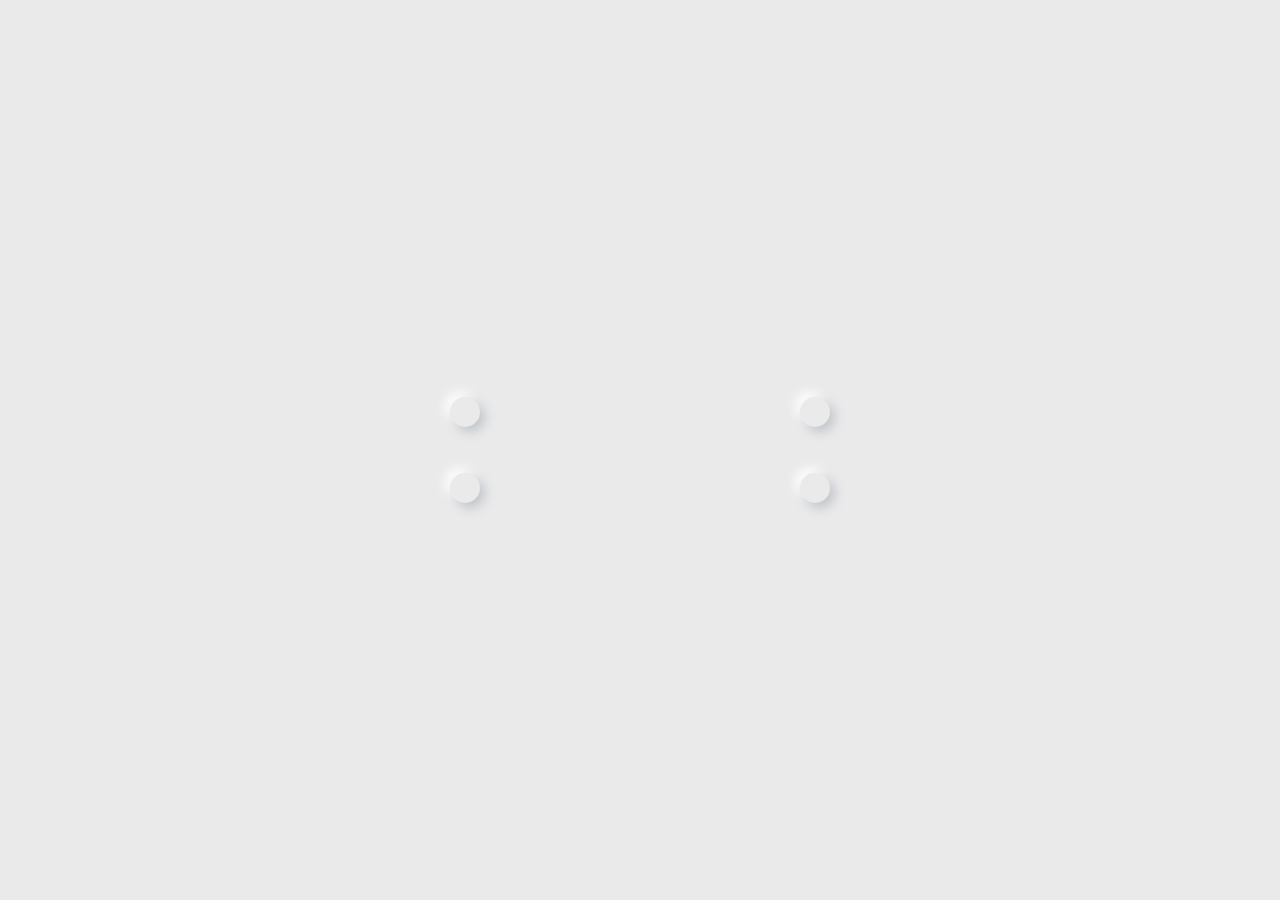
<file: neumorphic-digital-clock/index.html>
<!DOCTYPE html>
<html lang="en" >
<head>
  <meta charset="UTF-8">
  <title>Neumorphic Digital Clock </title>
  <link rel="stylesheet" href="./style.css">

</head>
<body>
<!-- partial:index.partial.html -->
<div class="clock">
  <div id="h1" class="clock__digit">
    <span></span>
    <span></span>
    <span></span>
    <span></span>
    <span></span>
    <span></span>
    <span></span>
    <span></span>
    <span></span>
    <span></span>
    <span></span>
    <span></span>
    <span></span>
  </div>
  <div id="h2" class="clock__digit">
    <span></span>
    <span></span>
    <span></span>
    <span></span>
    <span></span>
    <span></span>
    <span></span>
    <span></span>
    <span></span>
    <span></span>
    <span></span>
    <span></span>
    <span></span>
  </div>

  <div class="clock__spacer"></div>

  <div id="m1" class="clock__digit">
    <span></span>
    <span></span>
    <span></span>
    <span></span>
    <span></span>
    <span></span>
    <span></span>
    <span></span>
    <span></span>
    <span></span>
    <span></span>
    <span></span>
    <span></span>
  </div>
  <div id="m2" class="clock__digit">
    <span></span>
    <span></span>
    <span></span>
    <span></span>
    <span></span>
    <span></span>
    <span></span>
    <span></span>
    <span></span>
    <span></span>
    <span></span>
    <span></span>
    <span></span>
  </div>

  <div class="clock__spacer"></div>

  <div id="s1" class="clock__digit">
    <span></span>
    <span></span>
    <span></span>
    <span></span>
    <span></span>
    <span></span>
    <span></span>
    <span></span>
    <span></span>
    <span></span>
    <span></span>
    <span></span>
    <span></span>
  </div>
  <div id="s2" class="clock__digit">
    <span></span>
    <span></span>
    <span></span>
    <span></span>
    <span></span>
    <span></span>
    <span></span>
    <span></span>
    <span></span>
    <span></span>
    <span></span>
    <span></span>
    <span></span>
  </div>
</div>
<!-- partial -->
  <script  src="./script.js"></script>

</body>
</html>
</file>
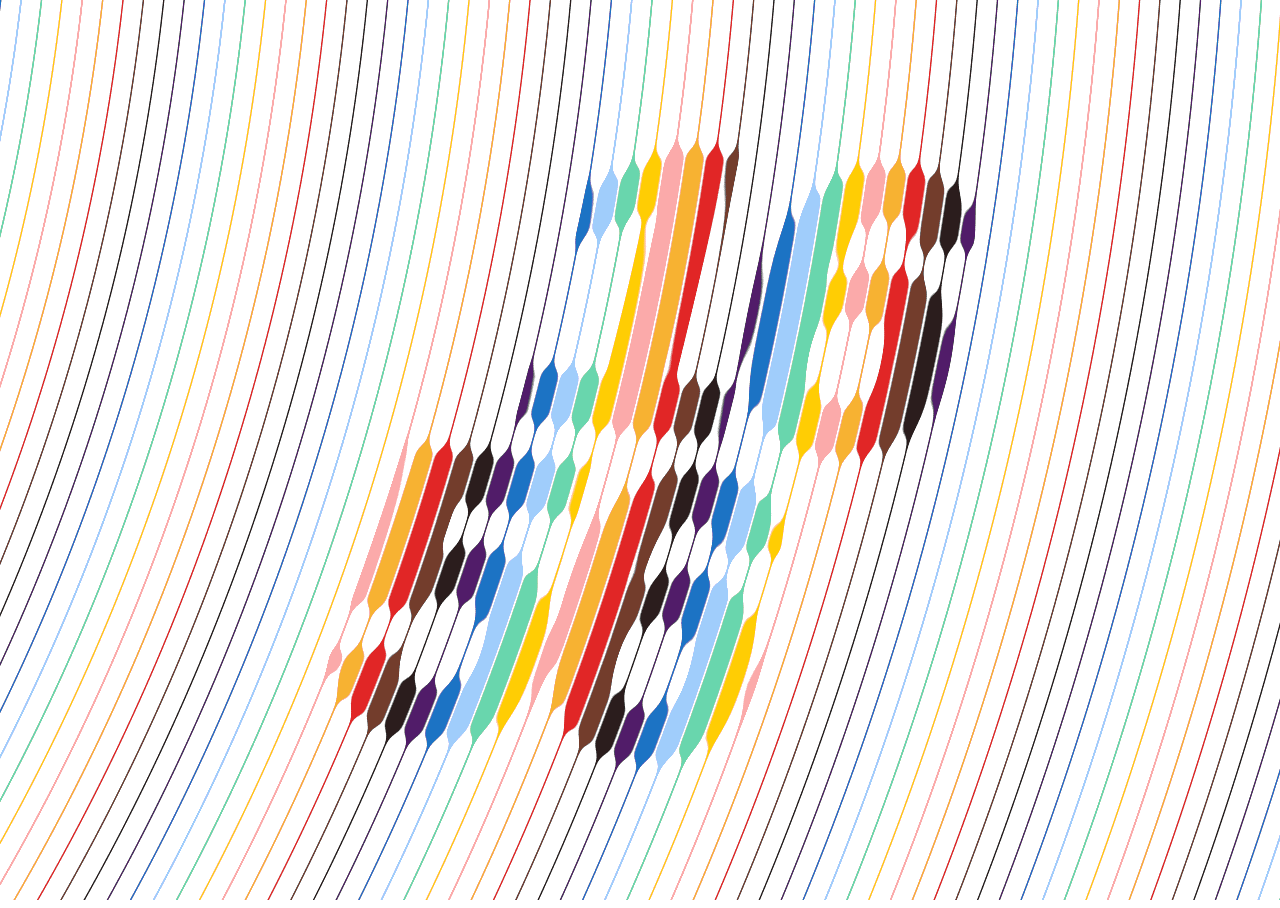
<file: rainbow-clock/index.html>
<!DOCTYPE html>
<html lang="en" >
<head>
  <meta charset="UTF-8">
  <title>CodePen - Apple inspired Pride clock</title>
  <meta name="viewport" content="width=device-width, initial-scale=1"><link rel="stylesheet" href="./style.css">

</head>
<body>
<!-- partial:index.partial.html -->
<div class="clock">
	<div class="clock-inner">
		<div class="numbers" contenteditable>
			<div class="hour" id="hour">9</div>
			<div class="min" id="min">41</div>
		</div>
	</div>
	<div class="clock-overlay"></div>
</div>
<!-- partial -->
  <script  src="./script.js"></script>

</body>
</html>
</file>
<file: neumorphic-digital-clock/style.css>
* {
  box-sizing: border-box;
}

body {
  width: 100%;
  height: 100%;
  min-width: 100vw;
  min-height: 100vh;
  margin: 0;
  display: flex;
  flex-direction: row;
  align-items: center;
  justify-content: center;
  background-color: #eaeaeb;
}

.clock {
  display: flex;
  flex-direction: row;
}

.clock__digit {
  width: 100px;
  height: 200px;
  margin: 0 10px;
  display: grid;
  grid-template-areas: "g1 g2 g3" "g4 .  g5" "g6 g7 g8" "g9 .  g10" "g11 g12 g13";
  grid-template-rows: 1fr 2fr 1fr 2fr 1fr;
  grid-template-columns: repeat(3, 1fr);
  grid-column-gap: 5px;
  grid-row-gap: 10px;
}

.clock__digit > span {
  background-color: #eaeaeb;
  box-shadow: 0 0 0 #c0c4c8, 0 0 0 white;
  position: relative;
  transition: box-shadow 0.75s ease;
}
.clock__digit > span:nth-child(1) {
  grid-area: g1;
  z-index: 1;
}
.clock__digit > span:nth-child(2) {
  grid-area: g2;
  z-index: 2;
}
.clock__digit > span:nth-child(3) {
  grid-area: g3;
  z-index: 3;
}
.clock__digit > span:nth-child(4) {
  grid-area: g4;
  z-index: 4;
}
.clock__digit > span:nth-child(5) {
  grid-area: g5;
  z-index: 5;
}
.clock__digit > span:nth-child(6) {
  grid-area: g6;
  z-index: 6;
}
.clock__digit > span:nth-child(7) {
  grid-area: g7;
  z-index: 7;
}
.clock__digit > span:nth-child(8) {
  grid-area: g8;
  z-index: 8;
}
.clock__digit > span:nth-child(9) {
  grid-area: g9;
  z-index: 9;
}
.clock__digit > span:nth-child(10) {
  grid-area: g10;
  z-index: 10;
}
.clock__digit > span:nth-child(11) {
  grid-area: g11;
  z-index: 11;
}
.clock__digit > span:nth-child(12) {
  grid-area: g12;
  z-index: 12;
}
.clock__digit > span:nth-child(13) {
  grid-area: g13;
  z-index: 13;
}
.clock__digit > span:nth-child(14) {
  grid-area: g14;
  z-index: 14;
}

.clock__spacer {
  display: flex;
  flex-direction: column;
  justify-content: space-evenly;
  margin: 0 40px;
}
.clock__spacer:before, .clock__spacer:after {
  content: "";
  display: block;
  box-shadow: 5px 5px 12px #c0c4c8, -5px -5px 12px white;
  width: 30px;
  height: 30px;
  border-radius: 50%;
}

.clock__digit.zero span:nth-child(1),
.clock__digit.zero span:nth-child(2),
.clock__digit.zero span:nth-child(3),
.clock__digit.zero span:nth-child(4),
.clock__digit.zero span:nth-child(5),
.clock__digit.zero span:nth-child(6),
.clock__digit.zero span:nth-child(8),
.clock__digit.zero span:nth-child(9),
.clock__digit.zero span:nth-child(10),
.clock__digit.zero span:nth-child(11),
.clock__digit.zero span:nth-child(12),
.clock__digit.zero span:nth-child(13), .clock__digit.one span:nth-child(3),
.clock__digit.one span:nth-child(5),
.clock__digit.one span:nth-child(8),
.clock__digit.one span:nth-child(10),
.clock__digit.one span:nth-child(13), .clock__digit.two span:nth-child(1),
.clock__digit.two span:nth-child(2),
.clock__digit.two span:nth-child(3),
.clock__digit.two span:nth-child(5),
.clock__digit.two span:nth-child(6),
.clock__digit.two span:nth-child(7),
.clock__digit.two span:nth-child(8),
.clock__digit.two span:nth-child(9),
.clock__digit.two span:nth-child(11),
.clock__digit.two span:nth-child(12),
.clock__digit.two span:nth-child(13), .clock__digit.three span:nth-child(1),
.clock__digit.three span:nth-child(2),
.clock__digit.three span:nth-child(3),
.clock__digit.three span:nth-child(5),
.clock__digit.three span:nth-child(6),
.clock__digit.three span:nth-child(7),
.clock__digit.three span:nth-child(8),
.clock__digit.three span:nth-child(10),
.clock__digit.three span:nth-child(11),
.clock__digit.three span:nth-child(12),
.clock__digit.three span:nth-child(13), .clock__digit.four span:nth-child(1),
.clock__digit.four span:nth-child(3),
.clock__digit.four span:nth-child(4),
.clock__digit.four span:nth-child(5),
.clock__digit.four span:nth-child(6),
.clock__digit.four span:nth-child(7),
.clock__digit.four span:nth-child(8),
.clock__digit.four span:nth-child(10),
.clock__digit.four span:nth-child(13), .clock__digit.five span:nth-child(1),
.clock__digit.five span:nth-child(2),
.clock__digit.five span:nth-child(3),
.clock__digit.five span:nth-child(4),
.clock__digit.five span:nth-child(6),
.clock__digit.five span:nth-child(7),
.clock__digit.five span:nth-child(8),
.clock__digit.five span:nth-child(10),
.clock__digit.five span:nth-child(11),
.clock__digit.five span:nth-child(12),
.clock__digit.five span:nth-child(13), .clock__digit.six span:nth-child(1),
.clock__digit.six span:nth-child(2),
.clock__digit.six span:nth-child(3),
.clock__digit.six span:nth-child(4),
.clock__digit.six span:nth-child(6),
.clock__digit.six span:nth-child(7),
.clock__digit.six span:nth-child(8),
.clock__digit.six span:nth-child(9),
.clock__digit.six span:nth-child(10),
.clock__digit.six span:nth-child(11),
.clock__digit.six span:nth-child(12),
.clock__digit.six span:nth-child(13), .clock__digit.seven span:nth-child(1),
.clock__digit.seven span:nth-child(2),
.clock__digit.seven span:nth-child(3),
.clock__digit.seven span:nth-child(5),
.clock__digit.seven span:nth-child(8),
.clock__digit.seven span:nth-child(10),
.clock__digit.seven span:nth-child(13), .clock__digit.eight span:nth-child(1),
.clock__digit.eight span:nth-child(2),
.clock__digit.eight span:nth-child(3),
.clock__digit.eight span:nth-child(4),
.clock__digit.eight span:nth-child(5),
.clock__digit.eight span:nth-child(6),
.clock__digit.eight span:nth-child(7),
.clock__digit.eight span:nth-child(8),
.clock__digit.eight span:nth-child(9),
.clock__digit.eight span:nth-child(10),
.clock__digit.eight span:nth-child(11),
.clock__digit.eight span:nth-child(12),
.clock__digit.eight span:nth-child(13), .clock__digit.nine span:nth-child(1),
.clock__digit.nine span:nth-child(2),
.clock__digit.nine span:nth-child(3),
.clock__digit.nine span:nth-child(4),
.clock__digit.nine span:nth-child(5),
.clock__digit.nine span:nth-child(6),
.clock__digit.nine span:nth-child(7),
.clock__digit.nine span:nth-child(8),
.clock__digit.nine span:nth-child(10),
.clock__digit.nine span:nth-child(13) {
  box-shadow: 5px 5px 12px #c0c4c8, -5px -5px 12px white;
}
</file>
<file: rainbow-clock/style.css>
html {
  font-family: -apple-system, BlinkMacSystemFont, avenir next, avenir, segoe ui, helvetica neue, helvetica, Ubuntu, roboto, noto, arial, sans-serif;
}

html,
body {
  height: 100%;
  width: 100%;
  overflow: hidden;
}

::-moz-selection {
  background: #000;
  color: #858585;
}

::selection {
  background: #000;
  color: #858585;
}

.clock {
  font-size: 45vmin;
  line-height: 0.8;
  position: static;
  top: 0;
  bottom: 0;
  left: 0;
  right: 0;
  font-style: italic;
  font-weight: 1000;
  letter-spacing: -0.05em;
  font-variant-numeric: tabular-nums;
  overflow: hidden;
}

.clock-inner {
  position: absolute;
  top: 0;
  bottom: 0;
  left: 0;
  right: 0;
  display: grid;
  place-content: center;
  background: repeating-radial-gradient(circle at -150% -25%, #fff, #777 0.025em, #fff 0.05em);
  filter: contrast(2000%);
}

.numbers {
  font-size: 1em;
  filter: blur(0.0125em);
  transform: rotate(6deg);
  opacity: 0.46;
}

.hour {
  transform: translatex(0.2em);
}

.min {
  transform: translatex(-0.2em);
}

.clock-overlay {
  position: absolute;
  top: 0;
  bottom: 0;
  left: 0;
  right: 0;
  mix-blend-mode: lighten;
  pointer-events: none;
  background: repeating-radial-gradient(circle at -150% -25% , #f7b232 0em, #f7b232 0.05em, #e12626 0.05em, #e12626 0.1em, #733d2c 0.1em, #733d2c 0.15em, #2b1d1d 0.15em, #2b1d1d 0.2em, #511c69 0.2em, #511c69 0.25em, #1c73c4 0.25em, #1c73c4 0.3em, #a0cdfb 0.3em, #a0cdfb 0.35em, #69d6ad 0.35em, #69d6ad 0.4em, #ffcd04 0.4em, #ffcd04 0.45em, #fbaaaa 0.45em, #fbaaaa 0.5em);
}
</file>
